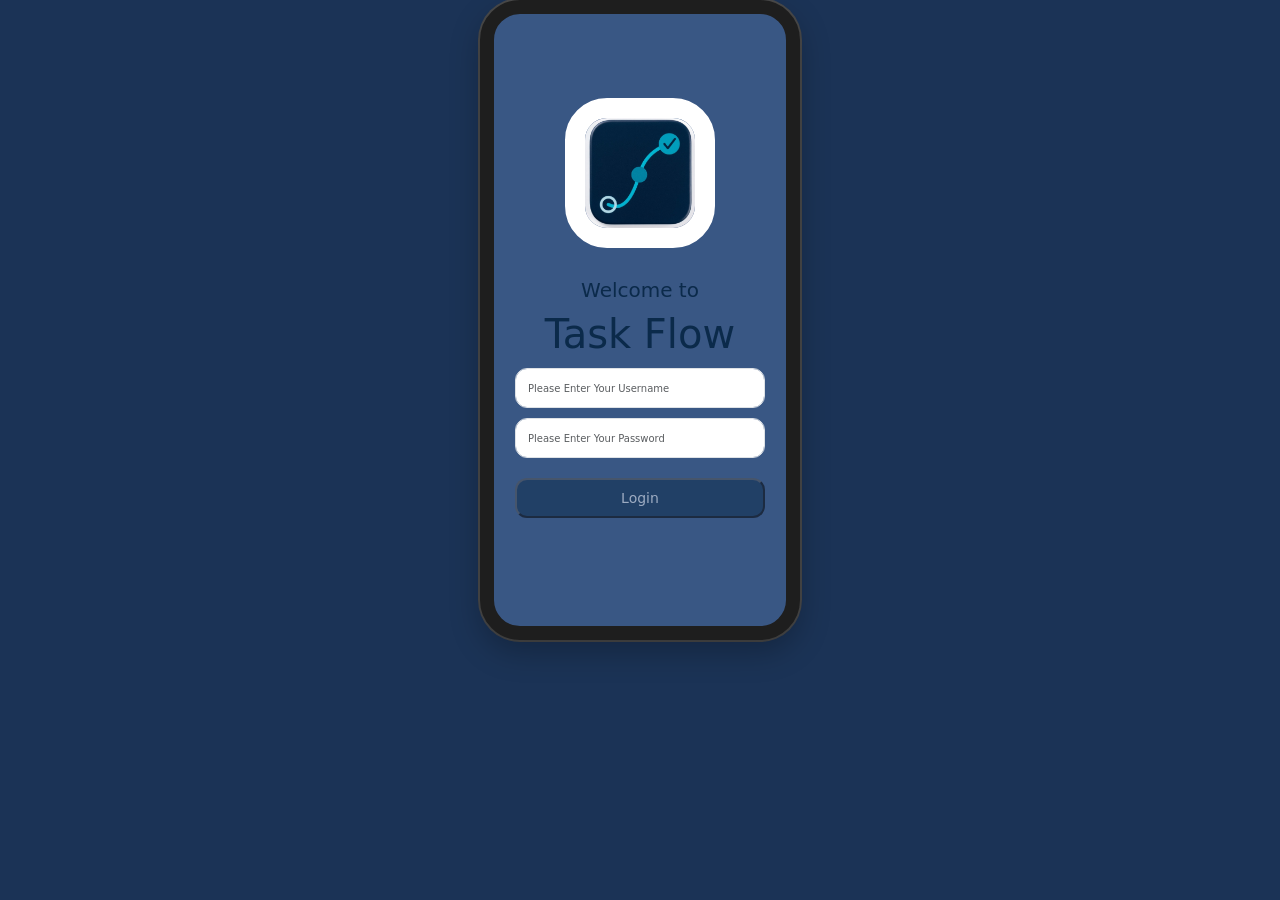
<file: index.html>
<!doctype html>
<html lang="en">
  <head>
    <meta charset="UTF-8" />
    <meta name="viewport" content="width=device-width, initial-scale=1.0" />
    <title>Login</title>
    <link
      href="https://cdn.jsdelivr.net/npm/bootstrap@5.3.3/dist/css/bootstrap.min.css"
      rel="stylesheet"
    />
    <link rel="stylesheet" href="Styling.css" />
  </head>

  <body class="defaultbg">
    <div class="phone-frame">
      <div class="phone-screen">
        <img src="images/Applogo.jpg" alt="Logo" class="logo" />
        <h2 class="fs-5">Welcome to</h2>
        <h1 class="fs-1 text-center">Task Flow</h1>

        <!-- Login form -->

        <form action="Home.html" method="GET">
          <input
            type="text"
            class="form-control details"
            name="username"
            placeholder="Please Enter Your Username"
            required
          />
          <input
            class="form-control details"
            type="password"
            placeholder="Please Enter Your Password"
            required
          />

          <button class="buttondsgn" type="submit">Login</button>
        </form>
      </div>
    </div>
    <script src="https://cdn.jsdelivr.net/npm/bootstrap@5.3.3/dist/js/bootstrap.bundle.min.js"></script>
  </body>
</html>
</file>
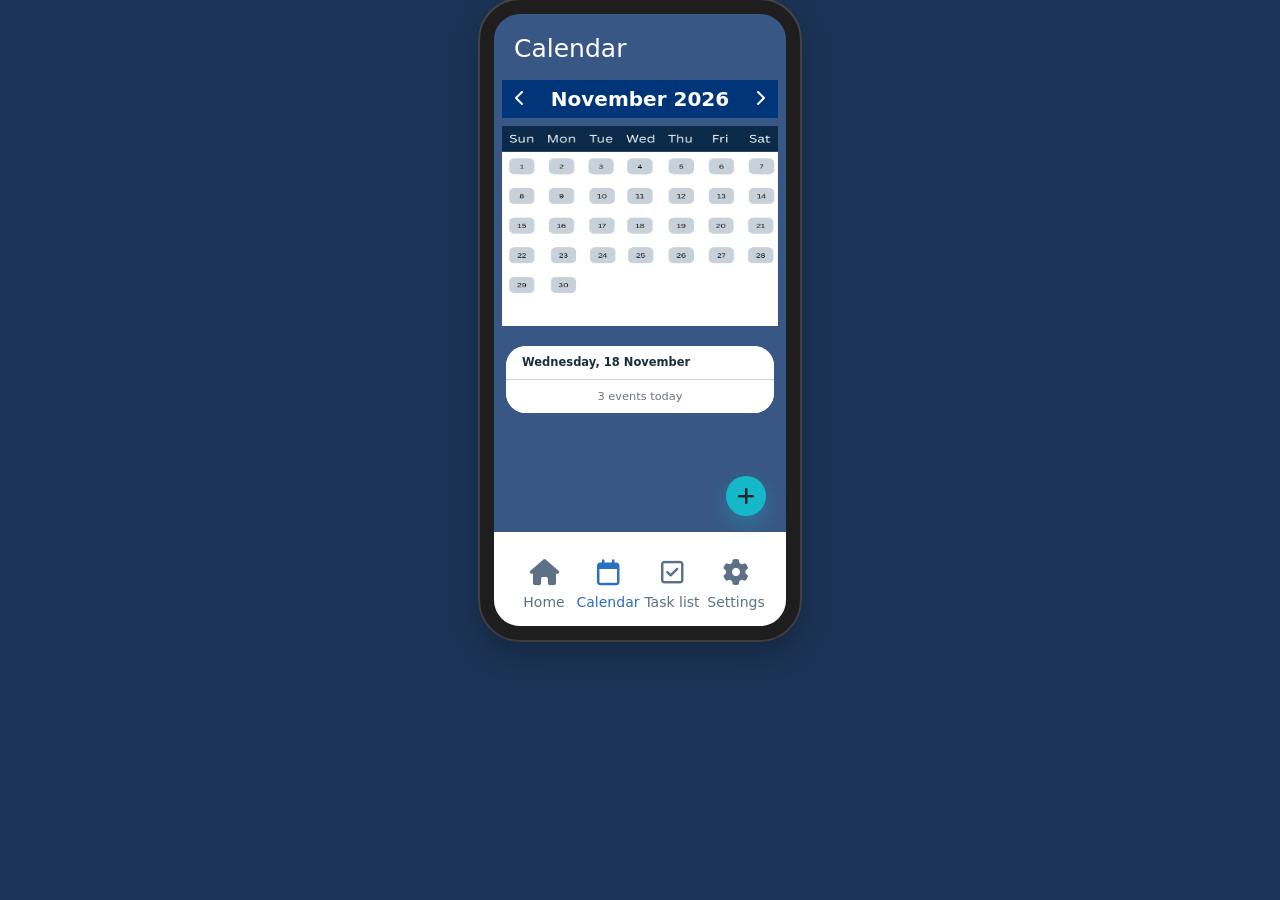
<file: Calendar.html>
<!doctype html>
<html lang="en">
  <head>
    <meta charset="UTF-8" />
    <meta name="viewport" content="width=device-width, initial-scale=1.0" />
    <title>Calendar</title>
    <link
      href="https://cdn.jsdelivr.net/npm/bootstrap@5.3.9/dist/css/bootstrap.min.css"
      rel="stylesheet"
    />
    <link
      rel="stylesheet"
      href="https://cdnjs.cloudflare.com/ajax/libs/font-awesome/6.5.1/css/all.min.css"
    />
    <link rel="stylesheet" href="Styling.css" />
  </head>

  <body class="defaultbg">
    <div class="phone-frame">
      <div class="phone-screen">
        <h1
          style="
            color: white;
            margin-top: 20px;
            margin-left: 20px;
            font-size: 25px;
          "
        >
          Calendar
        </h1>
        <section class="px-2 mt-3">
          <div
            id="carouselExample"
            class="carousel slide"
            data-bs-interval="false"
          >
            <div class="carousel-inner">
              <div class="carousel-item active">
                <div
                  class="cal-head d-flex justify-content-between align-items-center text-white mb-2"
                >
                  <button
                    class="btn text-white"
                    type="button"
                    data-bs-target="#carouselExample"
                    data-bs-slide="prev"
                  >
                    <i class="fa-solid fa-chevron-left"></i>
                  </button>
                  <h5 class="m-0 fw-bold">November 2026</h5>
                  <button
                    class="btn text-white"
                    type="button"
                    data-bs-target="#carouselExample"
                    data-bs-slide="next"
                  >
                    <i class="fa-solid fa-chevron-right"></i>
                  </button>
                </div>
                <div class="cal-wrap">
                  <img
                    src="images/November.png"
                    class="cal-img"
                    alt="November 2026"
                    height="200"
                    width="280"
                  />
                </div>
              </div>
              <div class="carousel-item">
                <div
                  class="cal-head d-flex justify-content-between align-items-center text-white mb-2"
                >
                  <button
                    class="btn text-white"
                    type="button"
                    data-bs-target="#carouselExample"
                    data-bs-slide="prev"
                  >
                    <i class="fa-solid fa-chevron-left"></i>
                  </button>
                  <h5 class="m-0 fw-bold">December 2026</h5>
                  <button
                    class="btn text-white"
                    type="button"
                    data-bs-target="#carouselExample"
                    data-bs-slide="next"
                  >
                    <i class="fa-solid fa-chevron-right"></i>
                  </button>
                </div>
                <div class="cal-wrap">
                  <img
                    src="images/December.png"
                    class="cal-img"
                    alt="December 2026"
                    height="200"
                    width="280"
                  />
                </div>
              </div>
              <div class="carousel-item">
                <div
                  class="cal-head d-flex justify-content-between align-items-center text-white mb-2"
                >
                  <button
                    class="btn text-white"
                    type="button"
                    data-bs-target="#carouselExample"
                    data-bs-slide="prev"
                  >
                    <i class="fa-solid fa-chevron-left"></i>
                  </button>
                  <h5 class="m-0 fw-bold">January 2027</h5>
                  <button
                    class="btn text-white"
                    type="button"
                    data-bs-target="#carouselExample"
                    data-bs-slide="next"
                  >
                    <i class="fa-solid fa-chevron-right"></i>
                  </button>
                </div>
                <div class="cal-wrap">
                  <img
                    src="images/January.png"
                    class="cal-img"
                    alt="January 2026"
                    height="200"
                    width="280"
                  />
                </div>
              </div>
              <div class="carousel-item">
                <div
                  class="cal-head d-flex justify-content-between align-items-center text-white mb-2"
                >
                  <button
                    class="btn text-white"
                    type="button"
                    data-bs-target="#carouselExample"
                    data-bs-slide="prev"
                  >
                    <i class="fa-solid fa-chevron-left"></i>
                  </button>
                  <h5 class="m-0 fw-bold">February 2027</h5>
                  <button
                    class="btn text-white"
                    type="button"
                    data-bs-target="#carouselExample"
                    data-bs-slide="next"
                  >
                    <i class="fa-solid fa-chevron-right"></i>
                  </button>
                </div>
                <div class="cal-wrap">
                  <img
                    src="images/February.png"
                    class="cal-img"
                    alt="February 2027"
                    height="200"
                    width="280"
                  />
                </div>
              </div>
            </div>
          </div>
        </section>
        <section>
          <nav class="navbar bg-body-tertiary nav-styling">
            <div class="container-fluid">
              <a class="nav-link nav-item" href="Home.html">
                <i class="fa-solid fa-house"></i>
                <span>Home</span>
              </a>
              <a class="nav-link nav-item active" href="Calendar.html">
                <i class="fa-regular fa-calendar"></i>
                <span>Calendar</span>
              </a>
              <a class="nav-link nav-item" href="Task.html">
                <i class="fa-regular fa-square-check"></i>
                <span>Task list</span>
              </a>
              <a class="nav-link nav-item" href="Settings.html">
                <i class="fa-solid fa-gear"></i>
                <span>Settings</span>
              </a>
            </div>
          </nav>
        </section>

        <section class="container mt-2">
          <div class="card schedule-card" style="margin-top: 20px">
            <div
              class="card-header schedule-title py-2"
              style="background-color: white; color: #1b2e3d; font-size: 11.5px"
            >
              <b>Wednesday, 18 November</b>
            </div>
            <ul class="list-group list-group-flush">
              <li class="list-group-item text-center text-secondary small py-2">
                3 events today
              </li>
            </ul>
          </div>
        </section>
        <button
          class="btn btn-add rounded-circle"
          type="button"
          data-bs-toggle="offcanvas"
          data-bs-target="#staticBackdrop"
          aria-controls="staticBackdrop"
        >
          <i class="fa-solid fa-plus fs-5 add-task"></i>
        </button>

        <div
          class="offcanvas offcanvas-bottom task-sheet"
          data-bs-backdrop="false"
          tabindex="-1"
          id="staticBackdrop"
          aria-labelledby="staticBackdropLabel"
        >
          <div class="offcanvas-header">
            <h5 class="offcanvas-title" id="staticBackdropLabel">New Task</h5>
            <button
              type="button"
              class="btn-close"
              data-bs-dismiss="offcanvas"
              aria-label="Close"
            ></button>
          </div>
          <div class="offcanvas-body">
            <div class="container text-center">
              <div class="row g-2">
                <div class="col">
                  <h2 style="font-size: 16px; text-align: left">Title</h2>
                  <input
                    type="text"
                    class="rounded-pill details"
                    name="Taskname"
                    placeholder="Task Name"
                    required
                  />
                  <h2 style="font-size: 16px; text-align: left">
                    Description (Optional)
                  </h2>
                  <input
                    type="text"
                    class="rounded-pill details"
                    name="Taskname"
                    placeholder="Details about the task"
                    required
                  />
                  <h2 style="font-size: 16px; text-align: left">Category</h2>
                  <select
                    class="form-select"
                    aria-label="Default select example"
                  >
                    <option selected>School</option>
                    <option value="1">Work</option>
                    <option value="2">Personal</option>
                  </select>
                  <div class="row g-2 mt-1">
                    <div class="col-6">
                      <h2 style="font-size: 16px; text-align: left">Date</h2>
                      <input type="date" class="form-control rounded-pill" />
                    </div>
                    <div class="col-6">
                      <h2 style="font-size: 16px; text-align: left">Time</h2>
                      <input type="time" class="form-control rounded-pill" />
                    </div>
                  </div>
                  <div class="d-flex justify-content-between mt-3">
                    <button
                      type="button"
                      class="btn btn-primary"
                      style="
                        background-color: #2f6fb0;
                        border-radius: 30px;
                        height: 40px;
                        width: 80px;
                        font-size: 12px;
                        margin-left: 15px;
                      "
                      data-bs-dismiss="offcanvas"
                    >
                      Cancel
                    </button>
                    <button
                      type="button"
                      class="btn btn-primary"
                      style="
                        background-color: #2f6fb0;
                        border-radius: 30px;
                        height: 40px;
                        width: 80px;
                        font-size: 12px;
                        margin-right: 15px;
                      "
                      data-bs-dismiss="offcanvas"
                    >
                      Add Task
                    </button>
                  </div>
                </div>
              </div>
            </div>
          </div>
        </div>
      </div>
    </div>
    <script
      src="https://cdn.jsdelivr.net/npm/bootstrap@5.3.9/dist/js/bootstrap.bundle.min.js"
      integrity="sha384-WyOxWvTyr1QaMPfiPJSv76iReVthorl5uWlFtZPyK0IEB0hGzo9y5Bp9mYanr8Bu"
      crossorigin="anonymous"
    ></script>
  </body>
</html>
</file>
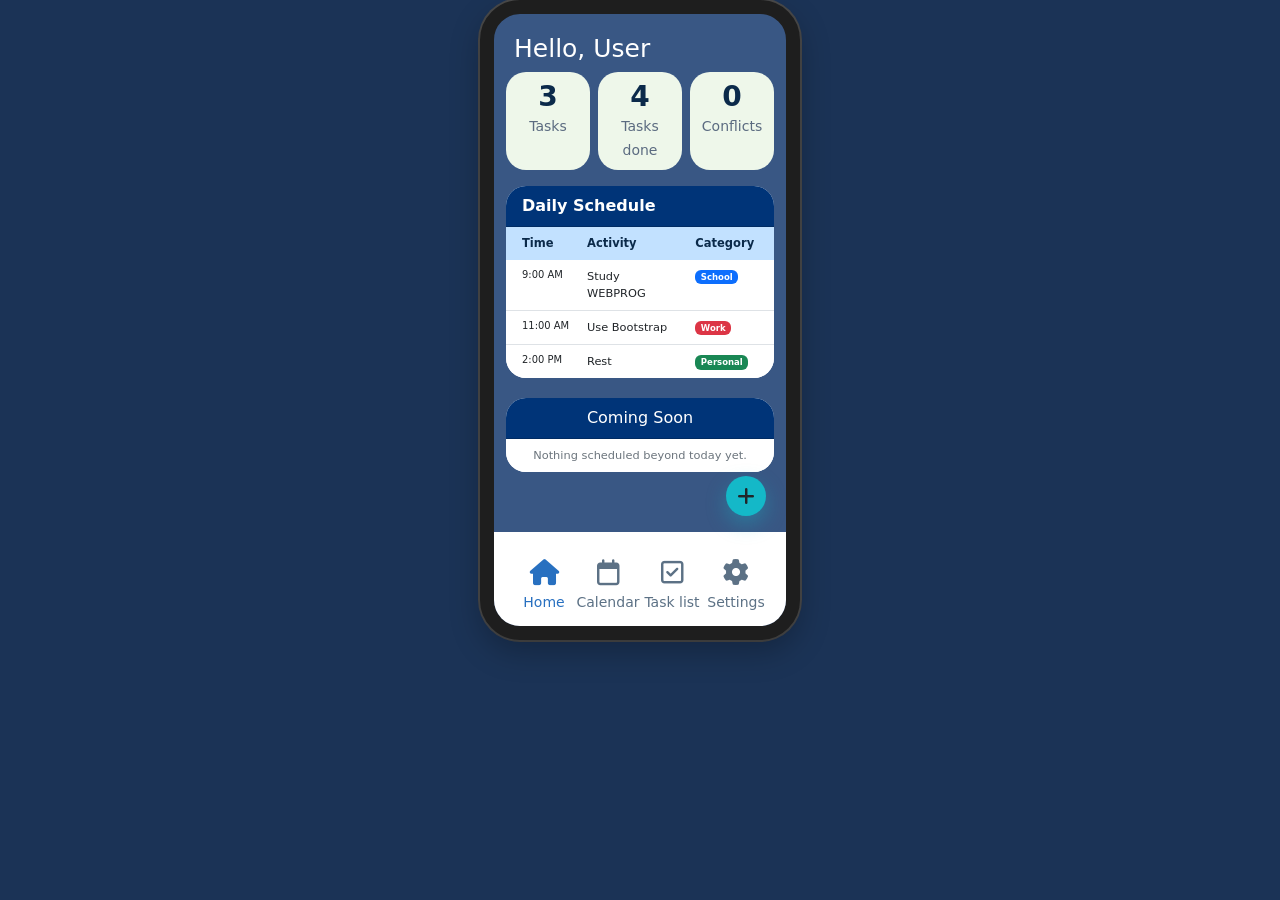
<file: Home.html>
<!doctype html>
<html lang="en">
  <head>
    <meta charset="UTF-8" />
    <meta name="viewport" content="width=device-width, initial-scale=1.0" />
    <title>Home Page</title>
    <link
      href="https://cdn.jsdelivr.net/npm/bootstrap@5.3.9/dist/css/bootstrap.min.css"
      rel="stylesheet"
    />
    <link
      rel="stylesheet"
      href="https://cdnjs.cloudflare.com/ajax/libs/font-awesome/6.5.1/css/all.min.css"
    />
    <link rel="stylesheet" href="Styling.css" />
  </head>
  <body class="defaultbg">
    <div class="phone-frame">
      <div class="phone-screen">
        <h1
          style="
            color: white;
            margin-top: 20px;
            margin-left: 20px;
            font-size: 25px;
          "
        >
          Hello, User
        </h1>
        <div class="container text-center">
          <div class="row g-2">
            <div class="col">
              <div class="card col-style h-100">
                <div class="card-body p-2 col-height">
                  <h2 class="fw-bold mb-0">3</h2>
                  <small>Tasks</small>
                </div>
              </div>
            </div>

            <div class="col">
              <div class="card col-style h-100">
                <div class="card-body p-2 col-height">
                  <h2 class="fw-bold mb-0">4</h2>
                  <small>Tasks done</small>
                </div>
              </div>
            </div>

            <div class="col">
              <div class="card col-style h-100">
                <div class="card-body p-2 col-height">
                  <h2 class="fw-bold mb-0">0</h2>
                  <small>Conflicts</small>
                </div>
              </div>
            </div>
          </div>
        </div>
        <section class="container mt-3">
          <div class="card schedule-card">
            <div class="card-header schedule-title fw-bold">Daily Schedule</div>
            <div class="card-header sched-category fw-bold">
              <div class="row">
                <div class="col-3" style="font-size: 11.5px">Time</div>
                <div class="col-5" style="font-size: 11.5px">Activity</div>
                <div class="col-4" style="font-size: 11.5px">Category</div>
              </div>
            </div>
            <ul class="list-group list-group-flush">
              <li class="list-group-item small py-2">
                <div class="row">
                  <div class="col-3 text-nowrap small">9:00 AM</div>
                  <div class="col-5">Study WEBPROG</div>
                  <div class="col-4">
                    <span class="badge text-bg-primary">School</span>
                  </div>
                </div>
              </li>

              <li class="list-group-item small py-2">
                <div class="row">
                  <div class="col-3 text-nowrap small">11:00 AM</div>
                  <div class="col-5">Use Bootstrap</div>
                  <div class="col-4">
                    <span class="badge text-bg-danger">Work</span>
                  </div>
                </div>
              </li>

              <li class="list-group-item small py-2">
                <div class="row">
                  <div class="col-3 text-nowrap small">2:00 PM</div>
                  <div class="col-5">Rest</div>
                  <div class="col-4">
                    <span class="badge text-bg-success">Personal</span>
                  </div>
                </div>
              </li>
            </ul>
          </div>
        </section>
        <section>
          <nav class="navbar bg-body-tertiary nav-styling">
            <div class="container-fluid">
              <a class="nav-link nav-item active" href="Home.html">
                <i class="fa-solid fa-house"></i>
                <span>Home</span>
              </a>
              <a class="nav-link nav-item" href="Calendar.html">
                <i class="fa-regular fa-calendar"></i>
                <span>Calendar</span>
              </a>
              <a class="nav-link nav-item" href="Task.html">
                <i class="fa-regular fa-square-check"></i>
                <span>Task list</span>
              </a>
              <a class="nav-link nav-item" href="Settings.html">
                <i class="fa-solid fa-gear"></i>
                <span>Settings</span>
              </a>
            </div>
          </nav>
        </section>
        <section class="container mt-2">
          <div class="card schedule-card" style="margin-top: 20px">
            <div class="card-header schedule-title text-center py-2">
              Coming Soon
            </div>
            <ul class="list-group list-group-flush">
              <li class="list-group-item text-center text-secondary small py-2">
                Nothing scheduled beyond today yet.
              </li>
            </ul>
          </div>
        </section>
        <button
          class="btn btn-add rounded-circle"
          type="button"
          data-bs-toggle="offcanvas"
          data-bs-target="#staticBackdrop"
          aria-controls="staticBackdrop"
        >
          <i class="fa-solid fa-plus fs-5 add-task"></i>
        </button>

        <div
          class="offcanvas offcanvas-bottom task-sheet"
          data-bs-backdrop="false"
          tabindex="-1"
          id="staticBackdrop"
          aria-labelledby="staticBackdropLabel"
        >
          <div class="offcanvas-header">
            <h5 class="offcanvas-title" id="staticBackdropLabel">New Task</h5>
            <button
              type="button"
              class="btn-close"
              data-bs-dismiss="offcanvas"
              aria-label="Close"
            ></button>
          </div>
          <div class="offcanvas-body">
            <div class="container text-center">
              <div class="row g-2">
                <div class="col">
                  <h2 style="font-size: 16px; text-align: left">Title</h2>
                  <input
                    type="text"
                    class="rounded-pill details"
                    name="Taskname"
                    placeholder="Task Name"
                    required
                  />
                  <h2 style="font-size: 16px; text-align: left">
                    Description (Optional)
                  </h2>
                  <input
                    type="text"
                    class="rounded-pill details"
                    name="Taskname"
                    placeholder="Details about the task"
                    required
                  />
                  <h2 style="font-size: 16px; text-align: left">Category</h2>
                  <select
                    class="form-select"
                    aria-label="Default select example"
                  >
                    <option selected>School</option>
                    <option value="1">Work</option>
                    <option value="2">Personal</option>
                  </select>
                  <div class="row g-2 mt-1">
                    <div class="col-6">
                      <h2 style="font-size: 16px; text-align: left">Date</h2>
                      <input type="date" class="form-control rounded-pill" />
                    </div>
                    <div class="col-6">
                      <h2 style="font-size: 16px; text-align: left">Time</h2>
                      <input type="time" class="form-control rounded-pill" />
                    </div>
                  </div>
                  <div class="d-flex justify-content-between mt-3">
                    <button
                      type="button"
                      class="btn btn-primary"
                      style="
                        background-color: #2f6fb0;
                        border-radius: 30px;
                        height: 40px;
                        width: 80px;
                        font-size: 12px;
                        margin-left: 15px;
                      "
                      data-bs-dismiss="offcanvas"
                    >
                      Cancel
                    </button>
                    <button
                      type="button"
                      class="btn btn-primary"
                      style="
                        background-color: #2f6fb0;
                        border-radius: 30px;
                        height: 40px;
                        width: 80px;
                        font-size: 12px;
                        margin-right: 15px;
                      "
                      data-bs-dismiss="offcanvas"
                    >
                      Add Task
                    </button>
                  </div>
                </div>
              </div>
            </div>
          </div>
        </div>
      </div>
    </div>
    <script
      src="https://cdn.jsdelivr.net/npm/bootstrap@5.3.9/dist/js/bootstrap.bundle.min.js"
      integrity="sha384-WyOxWvTyr1QaMPfiPJSv76iReVthorl5uWlFtZPyK0IEB0hGzo9y5Bp9mYanr8Bu"
      crossorigin="anonymous"
    ></script>
  </body>
</html>
</file>
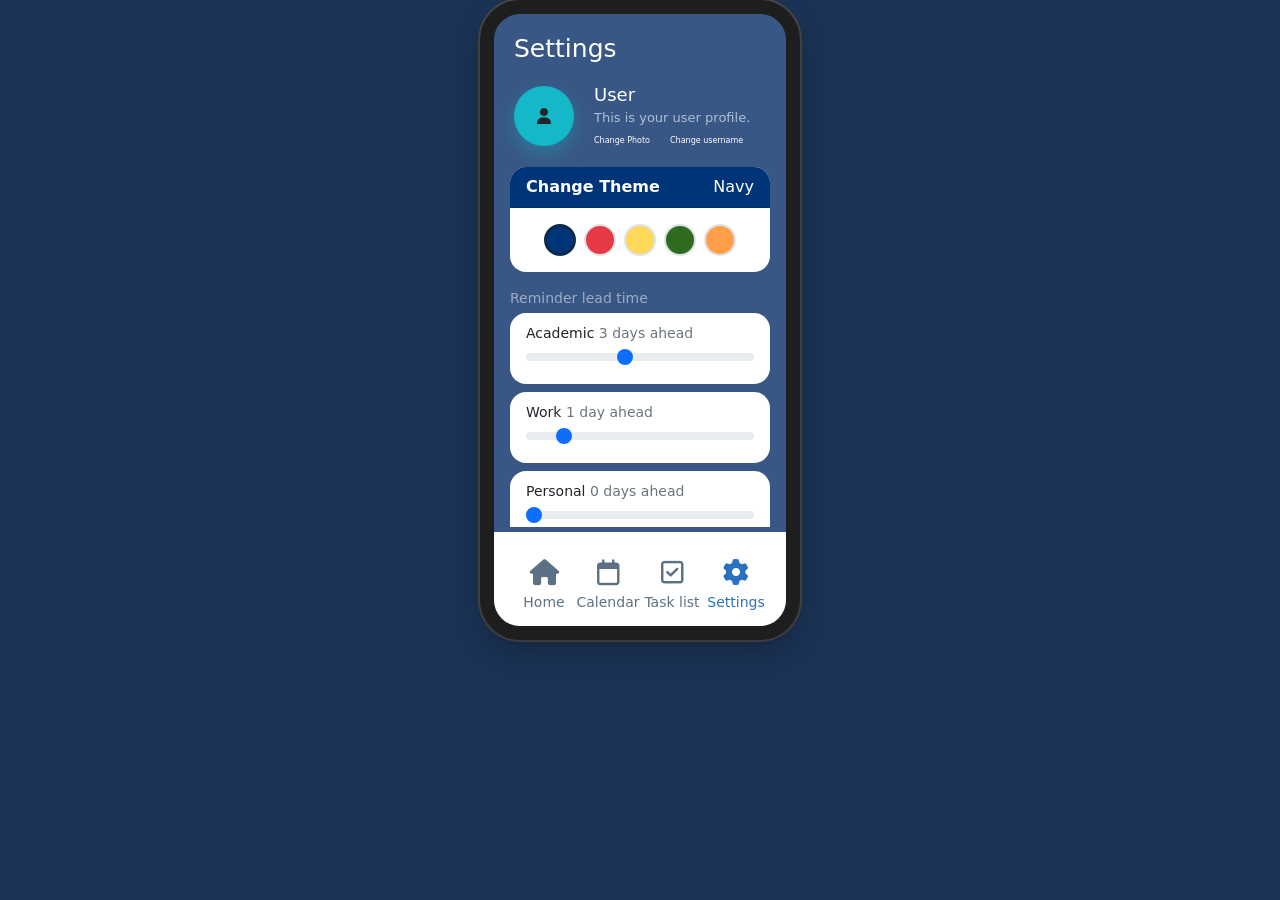
<file: Settings.html>
<!doctype html>
<html lang="en">
  <head>
    <meta charset="UTF-8" />
    <meta name="viewport" content="width=device-width, initial-scale=1.0" />
    <title>Settings</title>
    <link
      href="https://cdn.jsdelivr.net/npm/bootstrap@5.3.9/dist/css/bootstrap.min.css"
      rel="stylesheet"
    />
    <link
      rel="stylesheet"
      href="https://cdnjs.cloudflare.com/ajax/libs/font-awesome/6.5.1/css/all.min.css"
    />
    <link rel="stylesheet" href="Styling.css" />
  </head>
  <body class="defaultbg">
    <div class="phone-frame">
      <div class="phone-screen">
        <h1
          style="
            color: white;
            margin-top: 20px;
            margin-left: 20px;
            font-size: 25px;
          "
        >
          Settings
        </h1>

        <div class="profile-layout">
          <i class="fa-solid fa-user profile rounded-circle"></i>
          <div class="profile-info">
            <h1 style="color: white; margin: 0; font-size: 18px">User</h1>
            <p
              style="
                margin: 2px 0 0;
                font-size: 13px;
                color: #d7e4f2;
                opacity: 0.75;
              "
            >
              This is your user profile.
            </p>
            <div class="profile-actions">
              <p style="color: white; font-size: 8px">Change Photo</p>
              <p style="color: white; font-size: 8px">Change username</p>
            </div>
          </div>
        </div>
        <div class="settings-scroll">
          <!-- THEME -->
          <div class="card settings-card mb-3">
            <div
              class="card-header schedule-title d-flex justify-content-between small py-2"
            >
              <span class="fw-bold">Change Theme</span>
              <span>Navy</span>
            </div>
            <div class="card-body">
              <div class="d-flex flex-wrap justify-content-center gap-2">
                <button
                  type="button"
                  class="btn rounded-circle swatch active"
                  style="background: #003478"
                ></button>
                <button
                  type="button"
                  class="btn rounded-circle swatch"
                  style="background: #e53946"
                ></button>
                <button
                  type="button"
                  class="btn rounded-circle swatch"
                  style="background: #ffd95a"
                ></button>
                <button
                  type="button"
                  class="btn rounded-circle swatch"
                  style="background: #2e6b1f"
                ></button>
                <button
                  type="button"
                  class="btn rounded-circle swatch"
                  style="background: #ff9f4a"
                ></button>
              </div>
            </div>
          </div>

          <!-- REMINDER LEAD TIME -->
          <p class="text-white-50 small mb-1">Reminder lead time</p>
          <div class="card settings-card mb-2">
            <div class="card-body py-2">
              <label for="acad" class="form-label small mb-0"
                >Academic
                <span class="text-secondary">3 days ahead</span></label
              >
              <input
                type="range"
                class="form-range"
                min="0"
                max="7"
                value="3"
                id="acad"
              />
            </div>
          </div>
          <div class="card settings-card mb-2">
            <div class="card-body py-2">
              <label for="work" class="form-label small mb-0"
                >Work <span class="text-secondary">1 day ahead</span></label
              >
              <input
                type="range"
                class="form-range"
                min="0"
                max="7"
                value="1"
                id="work"
              />
            </div>
          </div>
          <div class="card settings-card mb-3">
            <div class="card-body py-2">
              <label for="pers" class="form-label small mb-0"
                >Personal
                <span class="text-secondary">0 days ahead</span></label
              >
              <input
                type="range"
                class="form-range"
                min="0"
                max="7"
                value="0"
                id="pers"
              />
            </div>
          </div>

          <!-- PREFERENCES -->
          <p class="text-white-50 small mb-1">Preferences</p>
          <div class="card settings-card mb-3">
            <ul class="list-group list-group-flush">
              <li class="list-group-item">
                <div
                  class="form-check form-switch ps-0 d-flex justify-content-between align-items-center"
                >
                  <div>
                    <div class="small fw-semibold">Conflict alerts</div>
                    <small class="text-secondary"
                      >Warn when two commitments overlap</small
                    >
                  </div>
                  <input
                    class="form-check-input m-0"
                    type="checkbox"
                    role="switch"
                    checked
                  />
                </div>
              </li>
              <li class="list-group-item">
                <div
                  class="form-check form-switch ps-0 d-flex justify-content-between align-items-center"
                >
                  <div>
                    <div class="small fw-semibold">Daily priority digest</div>
                    <small class="text-secondary"
                      >One summary each morning</small
                    >
                  </div>
                  <input
                    class="form-check-input m-0"
                    type="checkbox"
                    role="switch"
                    checked
                  />
                </div>
              </li>
              <li class="list-group-item">
                <div
                  class="form-check form-switch ps-0 d-flex justify-content-between align-items-center"
                >
                  <div>
                    <div class="small fw-semibold">Low-effort mode</div>
                    <small class="text-secondary"
                      >Fewer prompts, minimal upkeep</small
                    >
                  </div>
                  <input
                    class="form-check-input m-0"
                    type="checkbox"
                    role="switch"
                  />
                </div>
              </li>
            </ul>
          </div>

          <!-- ACCOUNT -->
          <p class="text-white-50 small mb-1">Account</p>
          <div class="card settings-card mb-4">
            <div
              class="card-body py-2 d-flex justify-content-between align-items-center"
            >
              <div>
                <div class="small fw-semibold">Not you?</div>
                <small class="text-secondary">Change Accounts</small>
              </div>
              <a href="index.html" class="small">Switch user</a>
            </div>
          </div>
        </div>
        <!-- nav bar -->
        <section>
          <nav class="navbar bg-body-tertiary nav-styling">
            <div class="container-fluid">
              <a class="nav-link nav-item" href="Home.html">
                <i class="fa-solid fa-house"></i>
                <span>Home</span>
              </a>
              <a class="nav-link nav-item" href="Calendar.html">
                <i class="fa-regular fa-calendar"></i>
                <span>Calendar</span>
              </a>
              <a class="nav-link nav-item" href="Task.html">
                <i class="fa-regular fa-square-check"></i>
                <span>Task list</span>
              </a>
              <a class="nav-link nav-item active" href="Settings.html">
                <i class="fa-solid fa-gear"></i>
                <span>Settings</span>
              </a>
            </div>
          </nav>
        </section>
      </div>
    </div>
    <script
      src="https://cdn.jsdelivr.net/npm/bootstrap@5.3.9/dist/js/bootstrap.bundle.min.js"
      integrity="sha384-WyOxWvTyr1QaMPfiPJSv76iReVthorl5uWlFtZPyK0IEB0hGzo9y5Bp9mYanr8Bu"
      crossorigin="anonymous"
    ></script>
  </body>
</html>
</file>
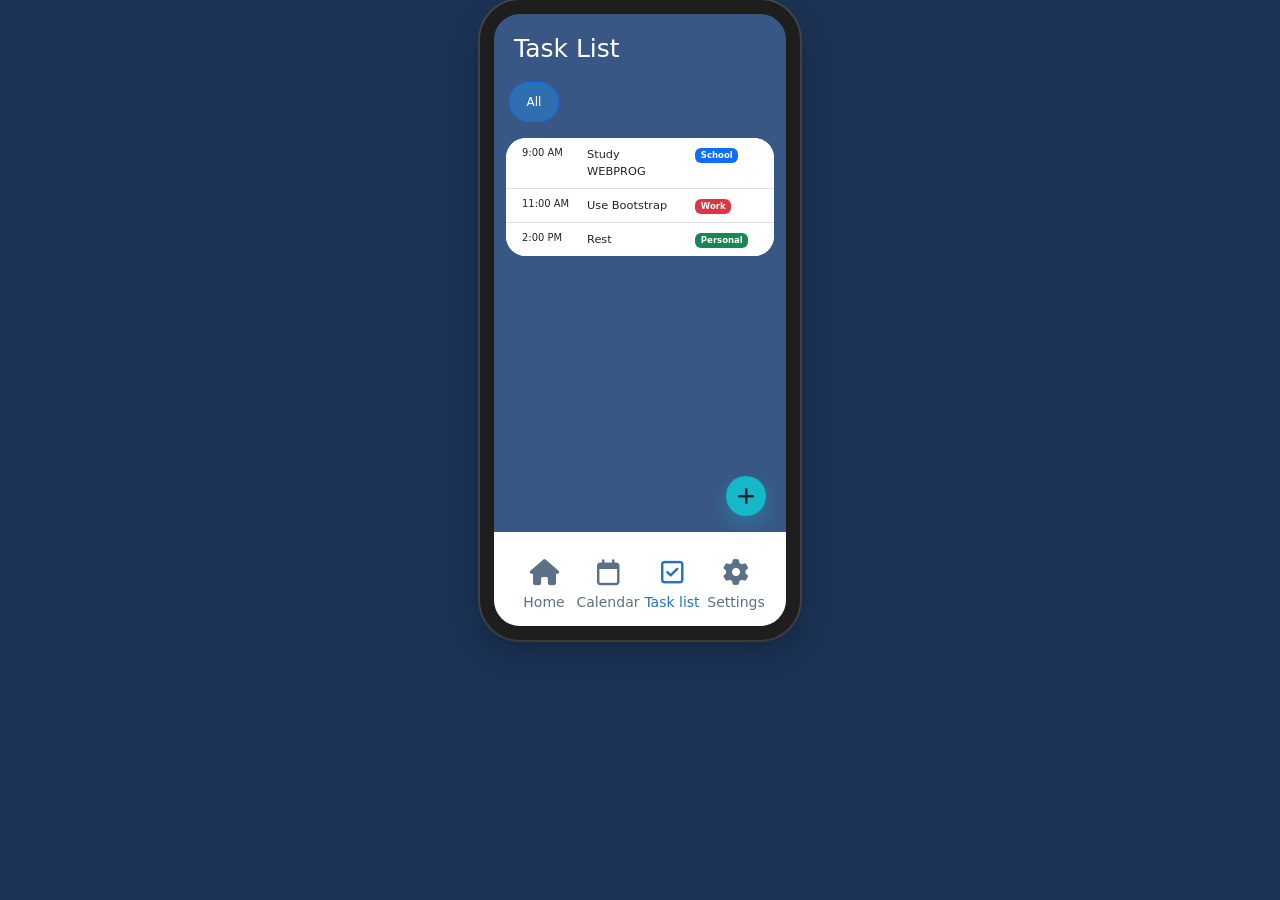
<file: Task.html>
<!doctype html>
<html lang="en">
  <head>
    <meta charset="UTF-8" />
    <meta name="viewport" content="width=device-width, initial-scale=1.0" />
    <title>Task List</title>
    <link
      href="https://cdn.jsdelivr.net/npm/bootstrap@5.3.9/dist/css/bootstrap.min.css"
      rel="stylesheet"
    />
    <link
      rel="stylesheet"
      href="https://cdnjs.cloudflare.com/ajax/libs/font-awesome/6.5.1/css/all.min.css"
    />
    <link rel="stylesheet" href="Styling.css" />
  </head>
  <body class="defaultbg">
    <div class="phone-frame">
      <div class="phone-screen">
        <h1
          style="
            color: white;
            margin-top: 20px;
            margin-left: 20px;
            font-size: 25px;
          "
        >
          Task List
        </h1>
        <button
          type="button"
          class="btn btn-primary"
          style="
            background-color: #2f6fb0;
            border-radius: 30px;
            height: 40px;
            width: 50px;
            font-size: 12px;
            margin-left: 15px;
            margin-top: 10px;
          "
        >
          All
        </button>

        <!-- Task list -->
        <section class="container mt-3">
          <div class="card schedule-card">
            <ul class="list-group list-group-flush">
              <li class="list-group-item small py-2">
                <div class="row">
                  <div class="col-3 text-nowrap small">9:00 AM</div>
                  <div class="col-5">Study WEBPROG</div>
                  <div class="col-4">
                    <span class="badge text-bg-primary">School</span>
                  </div>
                </div>
              </li>

              <li class="list-group-item small py-2">
                <div class="row">
                  <div class="col-3 text-nowrap small">11:00 AM</div>
                  <div class="col-5">Use Bootstrap</div>
                  <div class="col-4">
                    <span class="badge text-bg-danger">Work</span>
                  </div>
                </div>
              </li>

              <li class="list-group-item small py-2">
                <div class="row">
                  <div class="col-3 text-nowrap small">2:00 PM</div>
                  <div class="col-5">Rest</div>
                  <div class="col-4">
                    <span class="badge text-bg-success">Personal</span>
                  </div>
                </div>
              </li>
            </ul>
          </div>
        </section>

        <!-- nav bar -->
        <section>
          <nav class="navbar bg-body-tertiary nav-styling">
            <div class="container-fluid">
              <a class="nav-link nav-item" href="Home.html">
                <i class="fa-solid fa-house"></i>
                <span>Home</span>
              </a>
              <a class="nav-link nav-item" href="Calendar.html">
                <i class="fa-regular fa-calendar"></i>
                <span>Calendar</span>
              </a>
              <a class="nav-link nav-item active" href="Task.html">
                <i class="fa-regular fa-square-check"></i>
                <span>Task list</span>
              </a>
              <a class="nav-link nav-item" href="Settings.html">
                <i class="fa-solid fa-gear"></i>
                <span>Settings</span>
              </a>
            </div>
          </nav>
        </section>
        <button
          class="btn btn-add rounded-circle"
          type="button"
          data-bs-toggle="offcanvas"
          data-bs-target="#staticBackdrop"
          aria-controls="staticBackdrop"
        >
          <i class="fa-solid fa-plus fs-5 add-task"></i>
        </button>

        <div
          class="offcanvas offcanvas-bottom task-sheet"
          data-bs-backdrop="false"
          tabindex="-1"
          id="staticBackdrop"
          aria-labelledby="staticBackdropLabel"
        >
          <div class="offcanvas-header">
            <h5 class="offcanvas-title" id="staticBackdropLabel">New Task</h5>
            <button
              type="button"
              class="btn-close"
              data-bs-dismiss="offcanvas"
              aria-label="Close"
            ></button>
          </div>
          <div class="offcanvas-body">
            <div class="container text-center">
              <div class="row g-2">
                <div class="col">
                  <!-- Title and Description -->
                  <h2 style="font-size: 16px; text-align: left">Title</h2>
                  <input
                    type="text"
                    class="rounded-pill details"
                    name="Taskname"
                    placeholder="Task Name"
                    required
                  />
                  <h2 style="font-size: 16px; text-align: left">
                    Description (Optional)
                  </h2>
                  <input
                    type="text"
                    class="rounded-pill details"
                    name="Taskname"
                    placeholder="Details about the task"
                    required
                  />
                  <!-- Category Dropdown for tasks -->
                  <h2 style="font-size: 16px; text-align: left">Category</h2>
                  <select
                    class="form-select"
                    aria-label="Default select example"
                  >
                    <option selected>School</option>
                    <option value="1">Work</option>
                    <option value="2">Personal</option>
                  </select>
                  <!-- Date and Time -->
                  <div class="row g-2 mt-1">
                    <div class="col-6">
                      <h2 style="font-size: 16px; text-align: left">Date</h2>
                      <input type="date" class="form-control rounded-pill" />
                    </div>
                    <div class="col-6">
                      <h2 style="font-size: 16px; text-align: left">Time</h2>
                      <input type="time" class="form-control rounded-pill" />
                    </div>
                  </div>
                  <!-- Buttons -->
                  <div class="d-flex justify-content-between mt-3">
                    <button
                      type="button"
                      class="btn btn-primary"
                      style="
                        background-color: #2f6fb0;
                        border-radius: 30px;
                        height: 40px;
                        width: 80px;
                        font-size: 12px;
                        margin-left: 15px;
                      "
                      data-bs-dismiss="offcanvas"
                    >
                      Cancel
                    </button>
                    <button
                      type="button"
                      class="btn btn-primary"
                      style="
                        background-color: #2f6fb0;
                        border-radius: 30px;
                        height: 40px;
                        width: 80px;
                        font-size: 12px;
                        margin-right: 15px;
                      "
                      data-bs-dismiss="offcanvas"
                    >
                      Add Task
                    </button>
                  </div>
                </div>
              </div>
            </div>
          </div>
        </div>
      </div>
    </div>
    <script
      src="https://cdn.jsdelivr.net/npm/bootstrap@5.3.9/dist/js/bootstrap.bundle.min.js"
      integrity="sha384-WyOxWvTyr1QaMPfiPJSv76iReVthorl5uWlFtZPyK0IEB0hGzo9y5Bp9mYanr8Bu"
      crossorigin="anonymous"
    ></script>
  </body>
</html>
</file>
<file: Styling.css>
.defaultbg {
  background-color: #1b3356;
}

/* Phone frame Styling because I originally made my design in canva */
.phone-frame {
  margin: 0 auto;
  width: 320px;
  height: 640px;
  border: 14px solid #1e1e1e;
  border-radius: 40px;
  box-shadow:
    0 12px 30px rgba(0, 0, 0, 0.25),
    0 0 0 2px #4a4a4a;
  overflow: hidden;
  position: relative;
  background-color: #395784;
}

.phone-screen {
  width: 100%;
  height: 100%;
  position: relative;
}

.logo {
  display: block;
  width: 150px;
  height: 150px;
  margin: 84px auto 0;
  object-fit: cover;
  border: 20px solid #fff;
  border-radius: 42px;
  box-sizing: border-box;
}

.phone-screen h2 {
  color: #0b2a4a;
  text-align: center;

  margin-top: 30px;
}

.phone-screen h1 {
  color: #0b2a4a;

  font-size: 30px;
  margin-top: 0px;
}

.details {
  display: block;
  margin: 10px auto;
  width: 250px;
  height: 40px;
  border-radius: 12px;
  padding: 0 12px;
  box-sizing: border-box;
  font-size: 10px;
  text-align: left;
}

.buttondsgn {
  display: block;
  margin: 20px auto;
  width: 250px;
  height: 40px;
  border-radius: 12px;
  background-color: #0b2a4a;
  color: #fff;
  font-size: 14px;

  text-align: center;

  cursor: pointer;
}

form:invalid button[type="submit"] {
  opacity: 0.5;
  cursor: not-allowed;
  pointer-events: none;
}

form:valid button[type="submit"] {
  opacity: 1;
  cursor: pointer;
  pointer-events: auto;
}

.col-style {
  background-color: #eef7ea;
  color: #0b2a4a;
  border: none;
  border-radius: 20px;
  height: 107px;
}

.col-style {
  background-color: #eef7ea;
  color: #0b2a4a;
  border: none;
  border-radius: 20px;
  height: 85px;
}

.col-style h2 {
  font-size: 28px;
  margin: 0;
}

.col-style small {
  color: #5b6b80;
}

.schedule-card {
  border: none;
  border-radius: 20px;
  overflow: hidden;
  font-size: 13px;
}
.schedule-title {
  background-color: #003478;
  color: #fff;
  font-size: 16px;
  border-radius: 0;
}
.schedule-head {
  background-color: #c2e0ff;
  color: #0b2a4a;
}

.sched-category {
  background-color: #c2e1ff;
  color: #0b2a4a;
  border: none;
  border-radius: 0 !important;
}

.sched-tasks {
  background-color: white;
  color: #5c7185;
  height: 100px;
  align-items: center;
}

.nav-styling {
  position: absolute;
  bottom: 0;
  left: 0;
  width: 100%;
  height: 114px;
  padding: 14px 18px 20px;
  background-color: #fff !important;
  border-radius: 0 0 40px 40px;
  display: flex;
  align-items: stretch;
}

.nav-styling .container-fluid {
  display: flex;
  align-items: center;
  justify-content: space-around;
  width: 100%;
  padding: 0;
}

.nav-styling .nav-item {
  display: flex;
  flex: 1;
  flex-direction: column;
  align-items: center;
  justify-content: center;
  gap: 6px;
  padding: 0;
  color: #5c7185;
  font-size: 14px;
  text-align: center;
}

.nav-styling .nav-item i {
  font-size: 26px;
  line-height: 1;
}

.nav-styling .nav-item.active {
  color: #2870c0;
}

.nav-item:hover {
  color: #08ee68;
  text-decoration: none;
  transition: transform 0.2s ease;
  transform: translateY(-6px);
}

.cal-head {
  background-color: #00357a;
}

.btn-add {
  position: absolute;
  right: 20px;
  bottom: 130px;
  width: 40px;
  height: 40px;
  padding: 0;
  background-color: #14b8c8;
  border: none;
  box-shadow: 0 8px 20px rgba(20, 184, 200, 0.35);
  display: flex;
  align-items: center;
  justify-content: center;
}

.profile {
  width: 60px;
  height: 60px;
  padding: 0;
  background-color: #14b8c8;
  border: none;
  box-shadow: 0 8px 20px rgba(20, 184, 200, 0.35);
  display: flex;
  align-items: center;
  justify-content: center;
}

.profile-layout {
  display: flex;
  align-items: center;
  gap: 20px;
  margin: 20px;
}

.profile-info {
  flex: 1;
}

.profile-actions {
  display: flex;
  gap: 20px;
}

.profile-actions p {
  margin: 8px 0 0;
}

.settings-scroll {
  height: 360px;
  overflow-y: auto;
  padding: 0 16px;
}
.settings-card {
  border: none;
  border-radius: 16px;
  overflow: hidden;
}
.swatch {
  width: 32px;
  height: 32px;
  padding: 0;
  border: 2px solid #dee2e6;
}
.swatch.active {
  border: 3px solid #0b2a4a;
}
.form-check-input:checked {
  background-color: #14b8c8;
  border-color: #14b8c8;
}

.phone-screen .task-sheet {
  position: absolute;
  height: auto;
  border-radius: 28px 28px 0 0;
}
</file>
